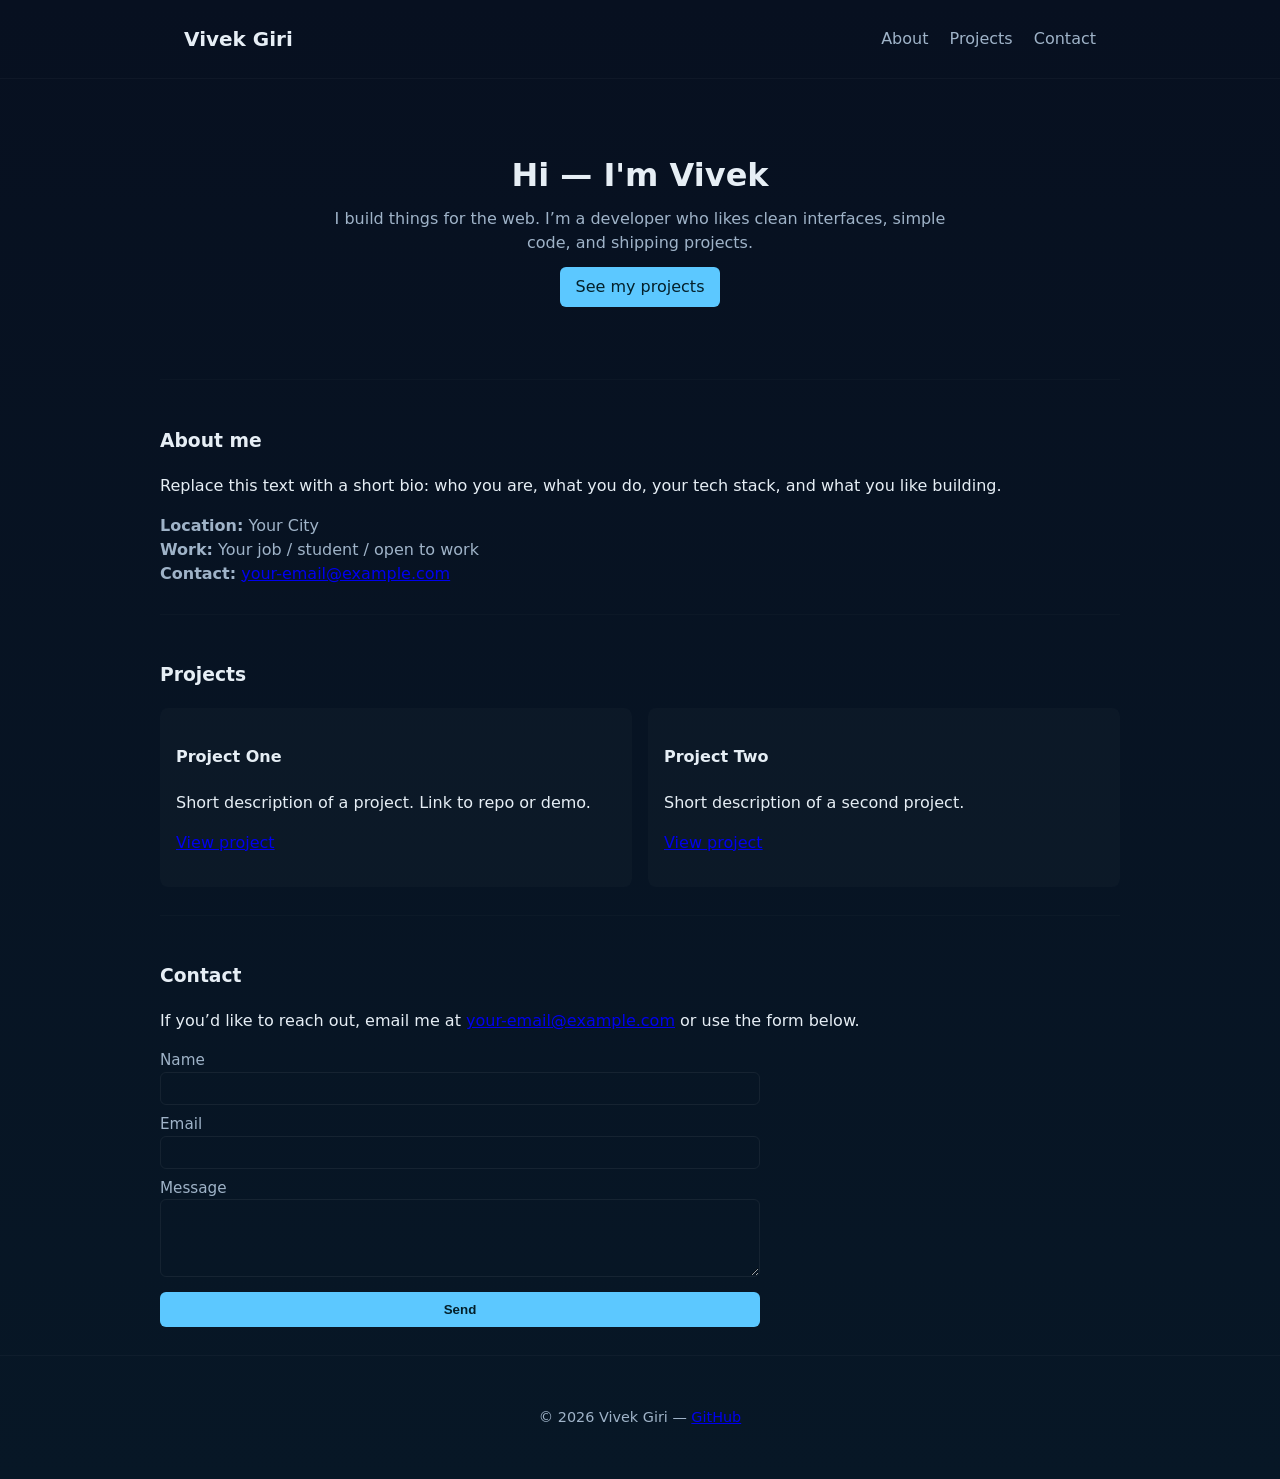
<file: index.html>
<!doctype html>
<html lang="en">
<head>
  <meta charset="utf-8" />
  <meta name="viewport" content="width=device-width,initial-scale=1" />
  <title>Vivek Giri — Software Developer</title>
  <meta name="description" content="Vivek Giri – projects, about and contact" />
  <link rel="stylesheet" href="/assets/css/styles.css">
</head>
<body>
  <header class="site-header">
    <div class="container">
      <h1 class="logo">Vivek Giri</h1>
      <nav class="nav">
        <a href="#about">About</a>
        <a href="#projects">Projects</a>
        <a href="#contact">Contact</a>
      </nav>
    </div>
  </header>

  <main>
    <section class="hero">
      <div class="container">
        <h2>Hi — I'm Vivek</h2>
        <p>I build things for the web. I’m a developer who likes clean interfaces, simple code, and shipping projects.</p>
        <p><a class="cta" href="#projects">See my projects</a></p>
      </div>
    </section>

    <section id="about" class="container section">
      <h3>About me</h3>
      <p>Replace this text with a short bio: who you are, what you do, your tech stack, and what you like building.</p>
      <ul class="meta">
        <li><strong>Location:</strong> Your City</li>
        <li><strong>Work:</strong> Your job / student / open to work</li>
        <li><strong>Contact:</strong> <a href="mailto:your-email@example.com">your-email@example.com</a></li>
      </ul>
    </section>

    <section id="projects" class="container section">
      <h3>Projects</h3>
      <div class="grid">
        <article class="card">
          <h4>Project One</h4>
          <p>Short description of a project. Link to repo or demo.</p>
          <p><a href="#">View project</a></p>
        </article>

        <article class="card">
          <h4>Project Two</h4>
          <p>Short description of a second project.</p>
          <p><a href="#">View project</a></p>
        </article>
      </div>
    </section>

    <section id="contact" class="container section">
      <h3>Contact</h3>
      <p>If you’d like to reach out, email me at <a href="mailto:your-email@example.com">your-email@example.com</a> or use the form below.</p>

      <!-- Simple form using Formspree (replace with your endpoint or remove) -->
      <form action="https://formspree.io/f/your-form-id" method="POST" class="contact-form">
        <label>
          Name
          <input type="text" name="name" required>
        </label>
        <label>
          Email
          <input type="email" name="email" required>
        </label>
        <label>
          Message
          <textarea name="message" rows="4" required></textarea>
        </label>
        <button type="submit">Send</button>
      </form>
    </section>
  </main>

  <footer class="site-footer">
    <div class="container">
      <p>© <span id="year"></span> Vivek Giri — <a href="https://github.com/vivek7557" target="_blank" rel="noopener">GitHub</a></p>
    </div>
  </footer>

  <script>
    document.getElementById('year').textContent = new Date().getFullYear();
  </script>
</body>
</html>
</file>
<file: assets/css/styles.css>
/* Minimal responsive styles */
:root{
  --bg:#0f1720;
  --card:#0b1220;
  --text:#e6eef5;
  --muted:#9fb3c8;
  --accent:#5cc8ff;
  --max-width:960px;
}
*{box-sizing:border-box}
body{
  margin:0;
  font-family:system-ui,-apple-system,Segoe UI,Roboto,'Helvetica Neue',Arial;
  background:linear-gradient(180deg,#071020 0%, #071726 100%);
  color:var(--text);
  -webkit-font-smoothing:antialiased;
  -moz-osx-font-smoothing:grayscale;
  line-height:1.5;
}
.container{max-width:var(--max-width);margin:0 auto;padding:24px;}
.site-header{border-bottom:1px solid rgba(255,255,255,0.03);}
.site-header .container{display:flex;align-items:center;justify-content:space-between;}
.logo{margin:0;font-size:1.25rem;}
.nav a{color:var(--muted);text-decoration:none;margin-left:1rem;}
.hero{padding:48px 0;text-align:center;}
.hero h2{font-size:2rem;margin:0 0 8px;}
.hero p{color:var(--muted);max-width:640px;margin:0 auto;}
.cta{display:inline-block;margin-top:12px;padding:8px 16px;background:var(--accent);color:#04202a;border-radius:6px;text-decoration:none;}
.section{padding:28px 0;border-top:1px solid rgba(255,255,255,0.02)}
.grid{display:grid;grid-template-columns:repeat(auto-fit,minmax(220px,1fr));gap:16px;margin-top:12px}
.card{background:rgba(255,255,255,0.02);padding:16px;border-radius:8px}
.meta{list-style:none;padding:0;margin:12px 0 0;color:var(--muted)}
.contact-form{display:grid;gap:8px;max-width:600px}
.contact-form label{display:block;color:var(--muted);font-size:0.95rem}
.contact-form input,.contact-form textarea{width:100%;padding:8px;border-radius:6px;border:1px solid rgba(255,255,255,0.06);background:transparent;color:var(--text)}
.contact-form button{background:var(--accent);border:none;padding:10px 14px;border-radius:6px;color:#04202a;font-weight:600;cursor:pointer}
.site-footer{border-top:1px solid rgba(255,255,255,0.03);padding:12px 0;text-align:center;color:var(--muted);font-size:0.9rem}
@media (max-width:640px){
  .site-header .container{flex-direction:column;align-items:flex-start}
  .nav{margin-top:8px}
}
</file>
